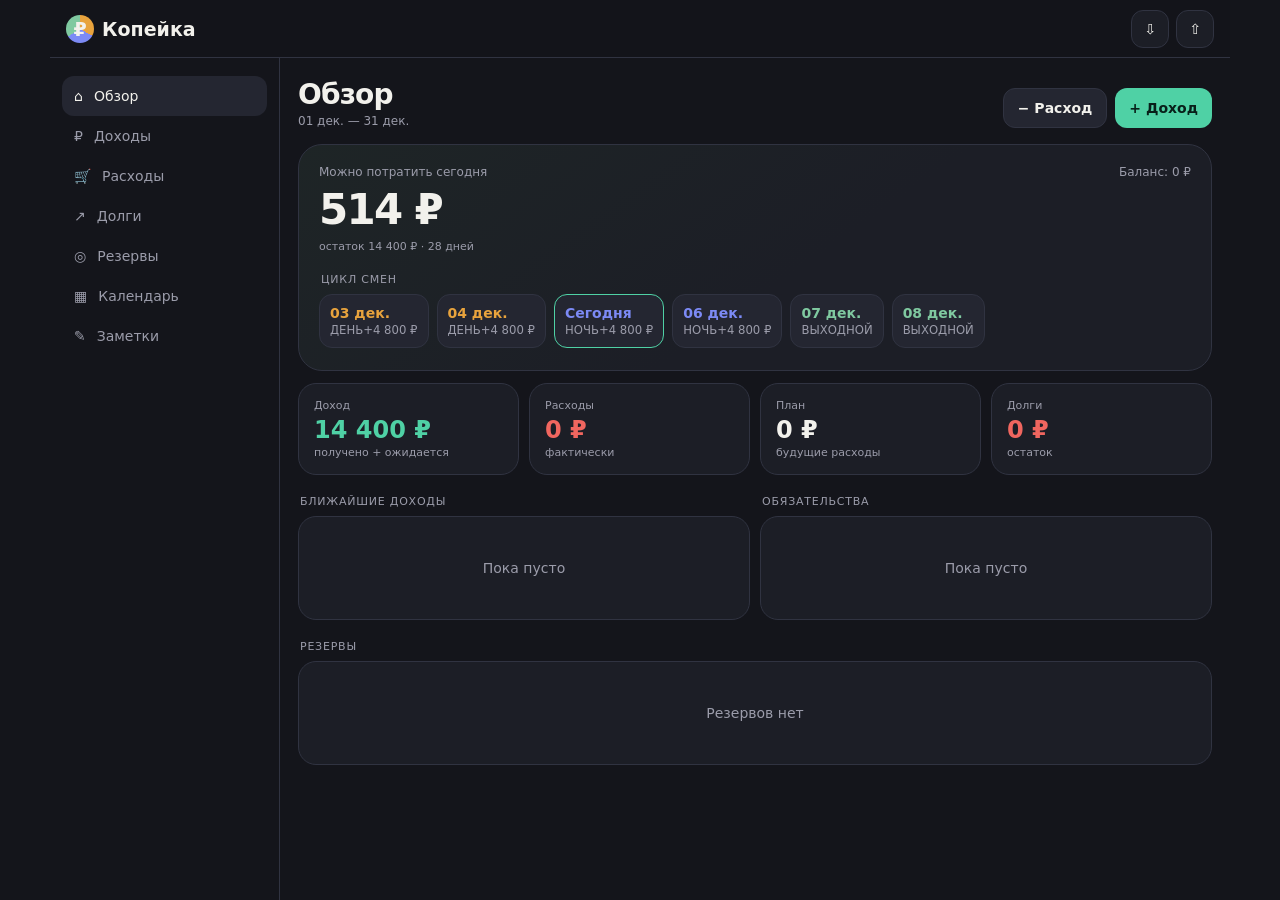
<file: index.html>
<!doctype html><html lang="ru"><head><meta charset="utf-8"><meta name="viewport" content="width=device-width,initial-scale=1,viewport-fit=cover"><meta name="theme-color" content="#14151b"><title>Копейка</title><style>
:root{--bg:#14151b;--card:#1c1e26;--card2:#242631;--line:#303341;--txt:#f2f1ec;--muted:#9b9caa;--green:#4fd1a5;--red:#f0665f;--day:#e8a33d;--night:#7c8af5;--off:#7fc9a0;--r:18px}*{box-sizing:border-box;-webkit-tap-highlight-color:transparent}html,body{margin:0;background:var(--bg);color:var(--txt);font:14px system-ui,-apple-system,Segoe UI,sans-serif}button,input,select,textarea{font:inherit}button{cursor:pointer}button:focus-visible,input:focus,select:focus,textarea:focus{outline:2px solid var(--green);outline-offset:1px}.app{max-width:1180px;margin:auto}.top{position:sticky;top:0;z-index:20;height:58px;display:flex;align-items:center;justify-content:space-between;padding:0 16px;background:#14151bee;backdrop-filter:blur(12px);border-bottom:1px solid var(--line)}.brand{font-weight:800;font-size:19px}.coin{display:inline-grid;place-items:center;width:28px;height:28px;border-radius:50%;margin-right:8px;background:conic-gradient(var(--day) 0 33%,var(--night) 33% 66%,var(--off) 66%)}.top-actions{display:flex;gap:7px}.icon{border:1px solid var(--line);background:var(--card);color:var(--txt);width:38px;height:38px;border-radius:12px}.layout{display:grid;grid-template-columns:230px 1fr}.side{position:sticky;top:58px;height:calc(100vh - 58px);padding:18px 12px;border-right:1px solid var(--line)}.nav button{display:flex;width:100%;border:0;background:transparent;color:var(--muted);padding:12px;border-radius:12px;text-align:left;gap:11px;align-items:center}.nav button.active{background:var(--card2);color:var(--txt)}.main{padding:20px 18px 60px}.page{display:none}.page.active{display:block}.head{display:flex;align-items:end;justify-content:space-between;gap:12px;margin-bottom:16px}.title{font-size:28px;font-weight:800;letter-spacing:-.03em}.sub{color:var(--muted);font-size:12px;margin-top:3px}.actions{display:flex;gap:8px;flex-wrap:wrap}.btn{border:0;border-radius:12px;padding:11px 14px;font-weight:700}.primary{background:var(--green);color:#08201a}.secondary{background:var(--card2);color:var(--txt);border:1px solid var(--line)}.danger{background:#3a2020;color:var(--red)}.hero{background:linear-gradient(145deg,#1e2526,#1c1e26 55%);border:1px solid var(--line);border-radius:24px;padding:20px;margin-bottom:12px}.hero-top{display:flex;justify-content:space-between;gap:12px}.hero-label{color:var(--muted);font-size:12px}.hero-number{font-size:42px;font-weight:800;letter-spacing:-.04em;margin:6px 0}.grid{display:grid;grid-template-columns:repeat(4,1fr);gap:10px}.grid2{display:grid;grid-template-columns:repeat(2,1fr);gap:10px}.card{background:var(--card);border:1px solid var(--line);border-radius:var(--r);padding:15px}.k label{display:block;color:var(--muted);font-size:11px}.k b{display:block;font-size:24px;margin-top:4px}.pos{color:var(--green)}.neg{color:var(--red)}.section{font-size:11px;text-transform:uppercase;color:var(--muted);letter-spacing:.07em;margin:20px 2px 8px}.cycle{display:flex;gap:8px;overflow:auto;padding-bottom:2px}.shift{min-width:92px;padding:10px;border-radius:13px;background:var(--card2);border:1px solid var(--line)}.shift.cur{border-color:var(--green)}.shift b{display:block}.shift small{color:var(--muted)}.daybg{color:var(--day)}.nightbg{color:var(--night)}.offbg{color:var(--off)}.item{display:flex;align-items:center;gap:11px;padding:12px 0;border-bottom:1px solid var(--line)}.item:last-child{border-bottom:0}.ico{width:38px;height:38px;border-radius:11px;background:var(--card2);display:grid;place-items:center;flex:none}.body{flex:1;min-width:0}.name{font-weight:700}.hint{font-size:11px;color:var(--muted);margin-top:2px}.amount{font-weight:800;white-space:nowrap}.empty{text-align:center;padding:28px;color:var(--muted)}.progress{height:8px;background:var(--card2);border-radius:99px;overflow:hidden}.progress i{display:block;height:100%;background:var(--green)}.calendar{overflow:auto}.cal{min-width:440px;display:grid;grid-template-columns:repeat(7,1fr);gap:5px}.dow{text-align:center;color:var(--muted);font-size:10px;padding:5px}.daybox{min-height:70px;border:1px solid var(--line);border-radius:11px;padding:7px;background:var(--card2)}.daybox.today{border-color:var(--green)}.daybox .num{font-weight:800}.daybox small{display:block;font-size:9px;margin-top:5px}.modal-bg{display:none;position:fixed;inset:0;background:#0009;z-index:50;align-items:flex-end}.modal-bg.show{display:flex}.modal{width:min(560px,100%);max-height:92vh;overflow:auto;background:var(--card);border:1px solid var(--line);border-radius:20px 20px 0 0;padding:18px}.mhead{display:flex;justify-content:space-between;align-items:center;margin-bottom:14px}.mhead b{font-size:19px}.field{margin:10px 0}.field label{display:block;color:var(--muted);font-size:11px;margin-bottom:5px}.field input,.field select,.field textarea{width:100%;padding:11px;border:1px solid var(--line);border-radius:11px;background:var(--card2);color:var(--txt)}.modal-actions{display:flex;gap:8px;margin-top:15px}.modal-actions>*{flex:1}.bottom{display:none}.toast{position:fixed;left:50%;bottom:20px;transform:translateX(-50%);background:#0c0f14;border:1px solid var(--line);padding:10px 14px;border-radius:12px;opacity:0;z-index:100;transition:.2s}.toast.show{opacity:1}
@media(max-width:850px){.layout{display:block}.side{display:none}.main{padding:15px 12px 82px}.grid{grid-template-columns:repeat(2,1fr)}.bottom{display:grid;position:fixed;z-index:30;left:0;right:0;bottom:0;grid-template-columns:repeat(5,1fr);padding:6px 3px env(safe-area-inset-bottom);background:#1c1e26f5;border-top:1px solid var(--line)}.bottom button{border:0;background:transparent;color:var(--muted);font-size:9px;padding:5px}.bottom button.active{color:var(--green)}.bottom span{display:block;font-size:18px}.head{align-items:flex-start;flex-direction:column}.actions{width:100%}.actions .btn{flex:1}.hero-number{font-size:36px}}
@media(max-width:520px){.grid2{grid-template-columns:1fr}.title{font-size:25px}}
</style></head><body><div class="app"><header class="top"><div class="brand"><span class="coin">₽</span>Копейка</div><div class="top-actions"><button class="icon" id="exportBtn">⇩</button><button class="icon" id="importBtn">⇧</button></div></header><div class="layout"><aside class="side"><nav id="sideNav" class="nav"></nav></aside><main class="main">
<section id="home" class="page active"><div class="head"><div><div class="title">Обзор</div><div class="sub" id="period"></div></div><div class="actions"><button class="btn secondary" onclick="openExpense()">− Расход</button><button class="btn primary" onclick="openIncome()">+ Доход</button></div></div><div class="hero"><div class="hero-top"><div><div class="hero-label">Можно потратить сегодня</div><div class="hero-number" id="daily"></div><div class="hint" id="dailyHint"></div></div><div class="hero-label" id="balanceLabel"></div></div><div class="section">Цикл смен</div><div class="cycle" id="cycle"></div></div><div class="grid" id="kpis"></div><div class="grid2"><div><div class="section">Ближайшие доходы</div><div class="card" id="homeIncome"></div></div><div><div class="section">Обязательства</div><div class="card" id="homeDebts"></div></div></div><div class="section">Резервы</div><div class="card" id="homeReserves"></div></section>
<section id="income" class="page"><div class="head"><div><div class="title">Доходы</div><div class="sub">Поступления и ожидаемые деньги</div></div><button class="btn primary" onclick="openIncome()">+ Добавить</button></div><div class="grid2" id="incomeKpi"></div><div class="section">Записи</div><div class="card" id="incomeList"></div></section>
<section id="expenses" class="page"><div class="head"><div><div class="title">Расходы</div><div class="sub">Фактические расходы и обязательные платежи</div></div><div class="actions"><button class="btn secondary" onclick="openRecurring()">+ Обязательный</button><button class="btn primary" onclick="openExpense()">+ Расход</button></div></div><div class="grid2" id="expenseKpi"></div><div class="section">Регулярные платежи</div><div class="card" id="recList"></div><div class="section">Расходы</div><div class="card" id="expenseList"></div></section>
<section id="debts" class="page"><div class="head"><div><div class="title">Долги</div><div class="sub">Контроль остатка</div></div><button class="btn primary" onclick="openDebt()">+ Добавить</button></div><div class="grid2" id="debtKpi"></div><div class="section">Список</div><div class="card" id="debtList"></div></section>
<section id="reserves" class="page"><div class="head"><div><div class="title">Резервы</div><div class="sub">Подушка безопасности и цели</div></div><button class="btn primary" onclick="openReserve()">+ Создать</button></div><div class="grid2" id="resKpi"></div><div class="section">Цели</div><div id="resList"></div></section>
<section id="calendar" class="page"><div class="head"><div><div class="title">Календарь</div><div class="sub">2 дня / 2 ночи / 2 выходных</div></div><div class="actions"><button class="btn secondary" onclick="month(-1)">‹</button><button class="btn secondary" onclick="month(1)">›</button></div></div><div class="card calendar"><div class="cal" id="cal"></div></div></section>
<section id="notes" class="page"><div class="head"><div><div class="title">Заметки</div><div class="sub">Локальное хранение</div></div></div><div class="card"><div class="field"><label>Текст</label><textarea id="noteInput" rows="4"></textarea></div><button class="btn primary" style="width:100%" onclick="saveNote()">Добавить</button></div><div class="section">Мои заметки</div><div id="notesList"></div></section>
</main></div><nav class="bottom" id="bottomNav"></nav></div><div class="modal-bg" id="modalBg"><div class="modal" id="modal"></div></div><div class="toast" id="toast"></div><input id="file" type="file" hidden accept="application/json">
<script>
'use strict';
const KEY='kopeyka_state_v1';const today=()=>{let d=new Date();return d.toISOString().slice(0,10)};const uid=()=>Date.now().toString(36)+Math.random().toString(36).slice(2,7);const money=n=>Math.round(Number(n)||0).toLocaleString('ru-RU')+' ₽';const esc=s=>String(s??'').replace(/[&<>\"]/g,c=>({'&':'&amp;','<':'&lt;','>':'&gt;','"':'&quot;'}[c]));const dt=s=>new Date(s+'T12:00:00');const ds=d=>d.toISOString().slice(0,10);const fmtDate=s=>dt(s).toLocaleDateString('ru-RU',{day:'2-digit',month:'short'});
const defaults={version:2,balance:0,shift:{day:4800,night:4800,anchor:'2026-08-17',schedule:['day','day','night','night','off','off']},income:[],expenses:[],recurring:[],debts:[],reserves:[],reserveOps:[],notes:[]};
let state=load();let page='home';let calDate=new Date();
function load(){try{let x=JSON.parse(localStorage.getItem(KEY));if(x&&typeof x==='object'){return Object.assign(structuredClone(defaults),x,{shift:Object.assign({},defaults.shift,x.shift||{}),income:Array.isArray(x.income)?x.income:[],expenses:Array.isArray(x.expenses)?x.expenses:[],recurring:Array.isArray(x.recurring)?x.recurring:[],debts:Array.isArray(x.debts)?x.debts:[],reserves:Array.isArray(x.reserves)?x.reserves:[],reserveOps:Array.isArray(x.reserveOps)?x.reserveOps:[],notes:Array.isArray(x.notes)?x.notes:[]})}}catch(e){}return structuredClone(defaults)}
function save(){localStorage.setItem(KEY,JSON.stringify(state))}function toast(s){let e=document.getElementById('toast');e.textContent=s;e.classList.add('show');clearTimeout(window._toast);window._toast=setTimeout(()=>e.classList.remove('show'),1800)}
const nav=[['home','⌂','Обзор'],['income','₽','Доходы'],['expenses','🛒','Расходы'],['debts','↗','Долги'],['reserves','◎','Резервы'],['calendar','▦','Календарь'],['notes','✎','Заметки']];
function navRender(){let h=nav.map(x=>`<button class="${page===x[0]?'active':''}" onclick="go('${x[0]}')"><span>${x[1]}</span>${x[2]}</button>`).join('');sideNav.innerHTML=h;bottomNav.innerHTML=nav.slice(0,5).map(x=>`<button class="${page===x[0]?'active':''}" onclick="go('${x[0]}')"><span>${x[1]}</span>${x[2]}</button>`).join('')}
function go(p){page=p;document.querySelectorAll('.page').forEach(e=>e.classList.remove('active'));document.getElementById(p).classList.add('active');navRender();render();scrollTo(0,0)}
function shift(s){let a=dt(state.shift.anchor),d=dt(s),diff=Math.round((d-a)/86400000),i=((diff+(state.shift.anchorIndex||0))%6+6)%6,t=state.shift.schedule[i];return {type:t,amount:t==='day'?+state.shift.day:t==='night'?+state.shift.night:0}}
function calc(){let y=calDate.getFullYear(),m=calDate.getMonth()+1,start=`${y}-${String(m).padStart(2,'0')}-01`,end=`${y}-${String(m).padStart(2,'0')}-${new Date(y,m,0).getDate()}`,td=today(),income=0,plannedIncome=0,expense=0,plannedExpense=0;for(let d=dt(start);ds(d)<=end;d.setDate(d.getDate()+1)){let s=ds(d),sh=shift(s);if(sh.amount&&s<=td)income+=sh.amount}state.income.forEach(x=>{if(x.date>=start&&x.date<=end)(x.status==='planned'?plannedIncome:income+=+x.amount)});state.expenses.forEach(x=>{if(x.date>=start&&x.date<=end)(x.date>td?plannedExpense:expense+=+x.amount)});let debt=state.debts.reduce((a,x)=>a+Math.max(0,+x.amount-(+x.paid||0)),0),reserve=state.reserves.filter(x=>x.active!==false).reduce((a,x)=>a+Math.max(0,+x.target-(+x.saved||0)),0),available=Math.max(0,+state.balance+income-expense-plannedExpense-debt);return{start,end,income,plannedIncome,expense,plannedExpense,debt,reserve,available,days:Math.max(1,Math.ceil((dt(end)-new Date())/86400000)+1)}}
function item(icon,name,hint,amt,cls,on){return `<div class="item" ${on?`onclick="${on}" style="cursor:pointer"`:''}><div class="ico">${icon}</div><div class="body"><div class="name">${esc(name)}</div><div class="hint">${hint}</div></div><div class="amount ${cls||''}">${amt}</div></div>`}function list(a,fn){return a.length?a.map(fn).join(''):'<div class="empty">Пока пусто</div>'}
function render(){let c=calc();period.textContent=`${fmtDate(c.start)} — ${fmtDate(c.end)}`;daily.textContent=money(Math.floor(c.available/c.days));dailyHint.textContent=`остаток ${money(c.available)} · ${c.days} дней`;balanceLabel.textContent='Баланс: '+money(state.balance);kpis.innerHTML=[['Доход',money(c.income+c.plannedIncome),'получено + ожидается','pos'],['Расходы',money(c.expense),'фактически','neg'],['План',money(c.plannedExpense),'будущие расходы',''],['Долги',money(c.debt),'остаток','neg']].map(x=>`<div class="card k"><label>${x[0]}</label><b class="${x[3]}">${x[1]}</b><div class="hint">${x[2]}</div></div>`).join('');renderCycle();homeIncome.innerHTML=list(state.income.filter(x=>x.date>=today()).sort((a,b)=>a.date.localeCompare(b.date)).slice(0,5),x=>item('₽',x.title,fmtDate(x.date),money(x.amount),x.status==='actual'?'pos':'',`openIncome('${x.id}')`));homeDebts.innerHTML=list(state.debts.filter(x=>+x.amount>(+x.paid||0)).slice(0,5),x=>item('↗',x.name,x.dueDate?'до '+fmtDate(x.dueDate):'без срока',money(+x.amount-(+x.paid||0)),'neg',`openDebt('${x.id}')`));homeReserves.innerHTML=state.reserves.length?state.reserves.map(r=>{let p=Math.min(100,(+r.saved/+r.target*100)||0);return `<div style="margin-bottom:14px"><div style="display:flex;justify-content:space-between"><b>${esc(r.name)}</b><span class="hint">${money(r.saved)} / ${money(r.target)}</span></div><div class="progress" style="margin-top:7px"><i style="width:${p}%"></i></div></div>`}).join(''):'<div class="empty">Резервов нет</div>';incomeKpi.innerHTML=`<div class="card k"><label>Получено</label><b class="pos">${money(c.income)}</b></div><div class="card k"><label>Ожидается</label><b>${money(c.plannedIncome)}</b></div>`;incomeList.innerHTML=list(state.income.slice().sort((a,b)=>b.date.localeCompare(a.date)),x=>item('₽',x.title,fmtDate(x.date)+(x.status==='planned'?' · ожидается':''),money(x.amount),x.status==='actual'?'pos':'',`openIncome('${x.id}')`));expenseKpi.innerHTML=`<div class="card k"><label>Потрачено</label><b class="neg">${money(c.expense)}</b></div><div class="card k"><label>Планируется</label><b>${money(c.plannedExpense)}</b></div>`;recList.innerHTML=list(state.recurring.filter(x=>x.active!==false),x=>item('↻',x.title,'регулярный платёж',money(x.amount),'',`openRecurring('${x.id}')`));expenseList.innerHTML=list(state.expenses.slice().sort((a,b)=>b.date.localeCompare(a.date)),x=>item('🛒',x.title,fmtDate(x.date),money(x.amount),'neg',`openExpense('${x.id}')`));let paid=state.debts.reduce((a,x)=>a+(+x.paid||0),0);debtKpi.innerHTML=`<div class="card k"><label>Осталось</label><b class="neg">${money(c.debt)}</b></div><div class="card k"><label>Погашено</label><b class="pos">${money(paid)}</b></div>`;debtList.innerHTML=list(state.debts,x=>item('↗',x.name,x.dueDate?'до '+fmtDate(x.dueDate):'без срока',money(Math.max(0,+x.amount-(+x.paid||0))),+x.amount-(+x.paid||0)?'neg':'pos',`openDebt('${x.id}')`));let saved=state.reserves.reduce((a,x)=>a+(+x.saved||0),0),target=state.reserves.reduce((a,x)=>a+(+x.target||0),0);resKpi.innerHTML=`<div class="card k"><label>Накоплено</label><b class="pos">${money(saved)}</b></div><div class="card k"><label>До целей</label><b>${money(Math.max(0,target-saved))}</b></div>`;resList.innerHTML=list(state.reserves,x=>{let p=Math.min(100,+x.saved/+x.target*100||0);return `<div class="card" style="margin-bottom:10px"><div style="display:flex;justify-content:space-between;gap:8px"><div><b>${esc(x.name)}</b><div class="hint">${money(x.saved)} / ${money(x.target)}</div></div><button class="btn secondary" onclick="openReserve('${x.id}')">Настроить</button></div><div class="progress" style="margin-top:12px"><i style="width:${p}%"></i></div></div>`});renderCalendar();renderNotes()}
function renderCycle(){let a=dt(today());let h='';for(let i=-2;i<=3;i++){let d=new Date(a);d.setDate(d.getDate()+i);let s=ds(d),sh=shift(s),cl=sh.type==='day'?'daybg':sh.type==='night'?'nightbg':'offbg';h+=`<div class="shift ${s===today()?'cur':''} ${cl}"><b>${i===0?'Сегодня':fmtDate(s)}</b><small>${sh.type==='day'?'ДЕНЬ':sh.type==='night'?'НОЧЬ':'ВЫХОДНОЙ'}</small>${sh.amount?`<small>+${money(sh.amount)}</small>`:''}</div>`}cycle.innerHTML=h}
function renderCalendar(){let y=calDate.getFullYear(),m=calDate.getMonth(),first=new Date(y,m,1),off=(first.getDay()+6)%7,days=new Date(y,m+1,0).getDate(),h=['пн','вт','ср','чт','пт','сб','вс'].map(x=>`<div class="dow">${x}</div>`).join('');for(let i=0;i<off;i++)h+='<div></div>';for(let i=1;i<=days;i++){let d=new Date(y,m,i),s=ds(d),sh=shift(s),cl=sh.type==='day'?'daybg':sh.type==='night'?'nightbg':'offbg';h+=`<div class="daybox ${s===today()?'today':''}"><div class="num">${i}</div><small class="${cl}">${sh.type==='day'?'ДЕНЬ':sh.type==='night'?'НОЧЬ':'ВЫХОДНОЙ'}</small>${sh.amount?`<small class="pos">+${money(sh.amount)}</small>`:''}</div>`}cal.innerHTML=h}
function month(n){calDate.setMonth(calDate.getMonth()+n);render()}
function modal(title,body){modal.innerHTML=`<div class="mhead"><b>${title}</b><button class="icon" onclick="closeModal()">×</button></div>${body}`;modalBg.classList.add('show')}function closeModal(){modalBg.classList.remove('show')}
function openIncome(id){let x=id?state.income.find(v=>v.id===id):{title:'',amount:'',date:today(),status:'actual'};modal(id?'Изменить доход':'Добавить доход',`<div class="field"><label>Название</label><input id="f1" value="${esc(x.title)}"></div><div class="field"><label>Сумма</label><input id="f2" type="number" value="${x.amount||''}"></div><div class="field"><label>Дата</label><input id="f3" type="date" value="${x.date}"></div><div class="field"><label>Статус</label><select id="f4"><option value="actual">Получено</option><option value="planned">Ожидается</option></select></div><div class="modal-actions"><button class="btn secondary" onclick="closeModal()">Отмена</button><button class="btn primary" onclick="saveIncome('${id||''}')">Сохранить</button></div>${id?`<button class="btn danger" style="width:100%;margin-top:8px" onclick="del('income','${id}')">Удалить</button>`:''}`);f4.value=x.status}
function saveIncome(id){let x=id?state.income.find(v=>v.id===id):{id:uid()};Object.assign(x,{title:f1.value||'Доход',amount:+f2.value,date:f3.value,status:f4.value});if(x.amount<=0)return toast('Укажи сумму');if(!id)state.income.push(x);save();closeModal();render();toast('Сохранено')}
function openExpense(id){let x=id?state.expenses.find(v=>v.id===id):{title:'',amount:'',date:today()};modal(id?'Изменить расход':'Добавить расход',`<div class="field"><label>Название</label><input id="f1" value="${esc(x.title)}"></div><div class="field"><label>Сумма</label><input id="f2" type="number" value="${x.amount||''}"></div><div class="field"><label>Дата</label><input id="f3" type="date" value="${x.date}"></div><div class="modal-actions"><button class="btn secondary" onclick="closeModal()">Отмена</button><button class="btn primary" onclick="saveExpense('${id||''}')">Сохранить</button></div>${id?`<button class="btn danger" style="width:100%;margin-top:8px" onclick="del('expenses','${id}')">Удалить</button>`:''}`)}
function saveExpense(id){let x=id?state.expenses.find(v=>v.id===id):{id:uid()};Object.assign(x,{title:f1.value||'Расход',amount:+f2.value,date:f3.value});if(x.amount<=0)return toast('Укажи сумму');if(!id)state.expenses.push(x);save();closeModal();render();toast('Сохранено')}
function openRecurring(id){let x=id?state.recurring.find(v=>v.id===id):{title:'',amount:'',start:today(),period:'monthly'};modal('Обязательный платёж',`<div class="field"><label>Название</label><input id="f1" value="${esc(x.title)}"></div><div class="field"><label>Сумма</label><input id="f2" type="number" value="${x.amount||''}"></div><div class="field"><label>Дата начала</label><input id="f3" type="date" value="${x.start||today()}"></div><div class="field"><label>Период</label><select id="f4"><option value="monthly">Ежемесячно</option><option value="weekly">Еженедельно</option><option value="daily">Ежедневно</option></select></div><div class="modal-actions"><button class="btn secondary" onclick="closeModal()">Отмена</button><button class="btn primary" onclick="saveRecurring('${id||''}')">Сохранить</button></div>`);f4.value=x.period||'monthly'}
function saveRecurring(id){let x=id?state.recurring.find(v=>v.id===id):{id:uid()};Object.assign(x,{title:f1.value||'Платёж',amount:+f2.value,start:f3.value,period:f4.value,active:true});if(x.amount<=0)return toast('Укажи сумму');if(!id)state.recurring.push(x);save();closeModal();render();toast('Сохранено')}
function openDebt(id){let x=id?state.debts.find(v=>v.id===id):{name:'',amount:'',paid:0,dueDate:today()};modal(id?'Изменить долг':'Добавить долг',`<div class="field"><label>Кому / за что</label><input id="f1" value="${esc(x.name)}"></div><div class="field"><label>Сумма</label><input id="f2" type="number" value="${x.amount||''}"></div><div class="field"><label>Погашено</label><input id="f3" type="number" value="${x.paid||0}"></div><div class="field"><label>Срок</label><input id="f4" type="date" value="${x.dueDate||''}"></div><div class="modal-actions"><button class="btn secondary" onclick="closeModal()">Отмена</button><button class="btn primary" onclick="saveDebt('${id||''}')">Сохранить</button></div>${id?`<button class="btn danger" style="width:100%;margin-top:8px" onclick="del('debts','${id}')">Удалить</button>`:''}`)}
function saveDebt(id){let x=id?state.debts.find(v=>v.id===id):{id:uid()};Object.assign(x,{name:f1.value||'Долг',amount:+f2.value,paid:Math.min(+f2.value,Math.max(0,+f3.value)),dueDate:f4.value});if(x.amount<=0)return toast('Укажи сумму');if(!id)state.debts.push(x);save();closeModal();render();toast('Сохранено')}
function openReserve(id){let x=id?state.reserves.find(v=>v.id===id):{name:'Подушка безопасности',target:'',saved:0};modal(id?'Изменить резерв':'Создать резерв',`<div class="field"><label>Название</label><input id="f1" value="${esc(x.name)}"></div><div class="field"><label>Цель</label><input id="f2" type="number" value="${x.target||''}"></div><div class="field"><label>Уже накоплено</label><input id="f3" type="number" value="${x.saved||0}"></div><div class="modal-actions"><button class="btn secondary" onclick="closeModal()">Отмена</button><button class="btn primary" onclick="saveReserve('${id||''}')">Сохранить</button></div>${id?`<button class="btn secondary" style="width:100%;margin-top:8px" onclick="moveReserve('${id}')">Пополнить / снять</button>`:''}`)}
function saveReserve(id){let x=id?state.reserves.find(v=>v.id===id):{id:uid(),active:true};Object.assign(x,{name:f1.value||'Резерв',target:+f2.value,saved:Math.max(0,+f3.value)});if(x.target<=0)return toast('Укажи цель');x.saved=Math.min(x.saved,x.target);if(!id)state.reserves.push(x);save();closeModal();render();toast('Резерв сохранён')}
function moveReserve(id){let x=state.reserves.find(v=>v.id===id),n=prompt('Сумма: + пополнить, − снять');if(n===null)return;let a=+n;if(!a||x.saved+a<0||x.saved+a>x.target)return toast('Недопустимая сумма');x.saved+=a;state.reserveOps.push({id:uid(),reserveId:id,amount:a,date:today()});save();closeModal();render();toast('Резерв изменён')}
function saveNote(){let t=noteInput.value.trim();if(!t)return;state.notes.push({id:uid(),text:t,date:new Date().toISOString()});noteInput.value='';save();render();toast('Заметка добавлена')}function renderNotes(){notesList.innerHTML=state.notes.slice().reverse().map(n=>`<div class="card" style="margin-bottom:8px"><div>${esc(n.text)}</div><div class="hint">${new Date(n.date).toLocaleString('ru-RU')}</div></div>`).join('')||'<div class="card empty">Заметок нет</div>'}
function del(k,id){state[k]=state[k].filter(x=>x.id!==id);save();closeModal();render();toast('Удалено')}
exportBtn.onclick=()=>{let b=new Blob([JSON.stringify(state,null,2)],{type:'application/json'}),a=document.createElement('a');a.href=URL.createObjectURL(b);a.download='kopeyka-backup.json';a.click()};importBtn.onclick=()=>file.click();file.onchange=e=>{let r=new FileReader();r.onload=()=>{try{let x=JSON.parse(r.result);if(!x||!Array.isArray(x.income)||!Array.isArray(x.expenses))throw Error();state=Object.assign(structuredClone(defaults),x);save();render();toast('Данные восстановлены')}catch(_){toast('Не удалось прочитать резервную копию')}};r.readAsText(e.target.files[0]);e.target.value=''};modalBg.onclick=e=>{if(e.target===modalBg)closeModal()};navRender();render();
</script></body></html>
</file>
